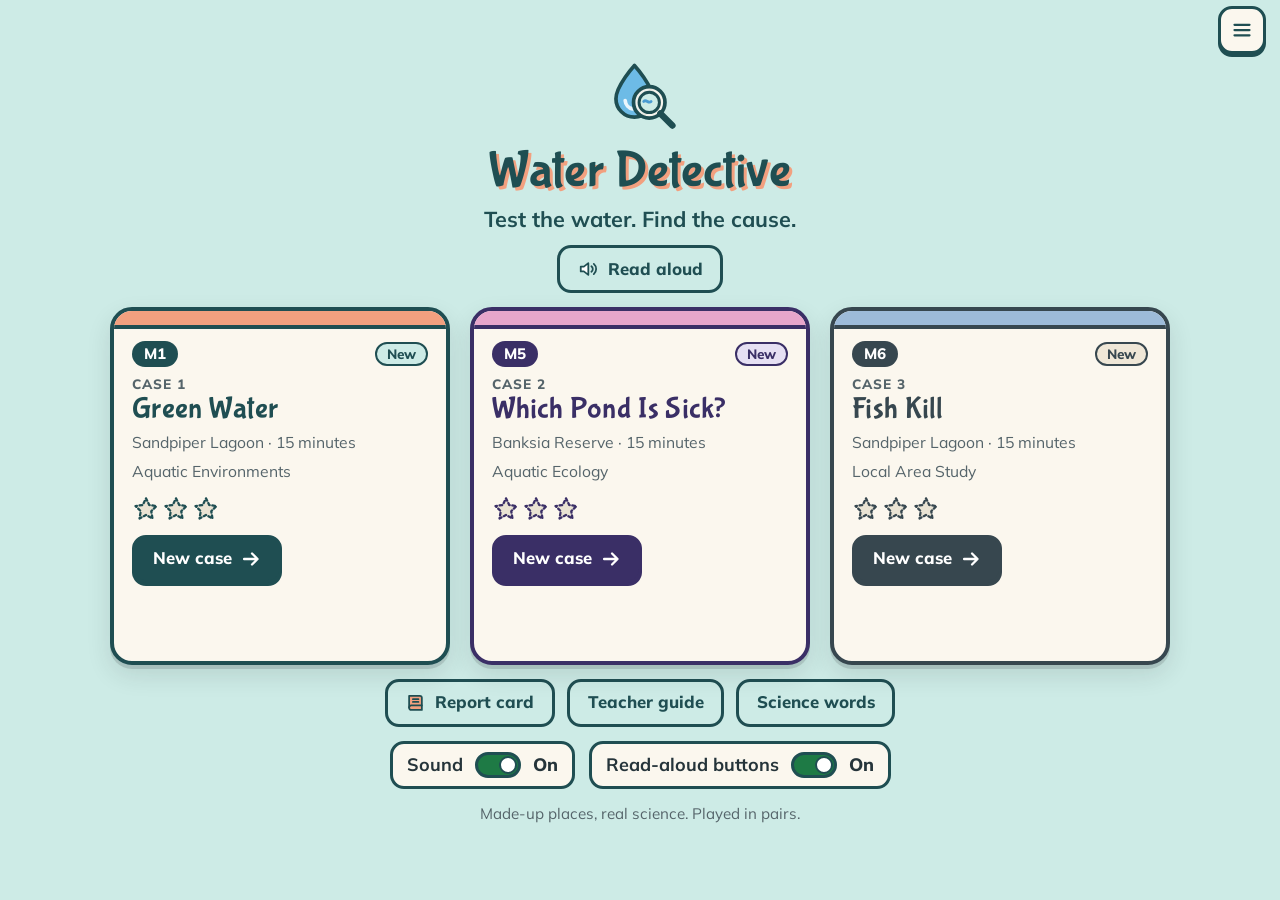
<file: index.html>
<!doctype html>
<html lang="en-AU">
<head>
<meta charset="utf-8">
<meta name="viewport" content="width=device-width, initial-scale=1">
<title>Water Detective</title>
<meta name="description" content="Test the water. Find the cause. A water-quality detective game for Aquatic Technology.">
<meta name="theme-color" content="#1F4E52">
<link rel="icon" href="data:image/svg+xml,%3Csvg xmlns='http://www.w3.org/2000/svg' viewBox='0 0 80 80'%3E%3Cpath d='M34 8C34 8 14 30 14 44a20 20 0 0 0 40 0C54 30 34 8 34 8Z' fill='%236DBBE6' stroke='%231F4E52' stroke-width='4'/%3E%3Ccircle cx='50' cy='48' r='15' fill='%23FBF7EE' stroke='%231F4E52' stroke-width='4'/%3E%3Cpath d='M62 60l13 13' stroke='%231F4E52' stroke-width='7' stroke-linecap='round'/%3E%3C/svg%3E">
<link rel="stylesheet" href="styles.css">
<link rel="stylesheet" href="src/ui/maps.css">
</head>
<body>
<a class="skip" href="#app">Skip to the game</a>
<div id="app"></div>
<div id="live" class="sr-only" aria-live="polite" aria-atomic="true"></div>
<noscript><p style="padding:2rem;font:20px sans-serif">Water Detective needs JavaScript. Please turn it on.</p></noscript>
<script type="module" src="src/main.js"></script>
</body>
</html>
</file>
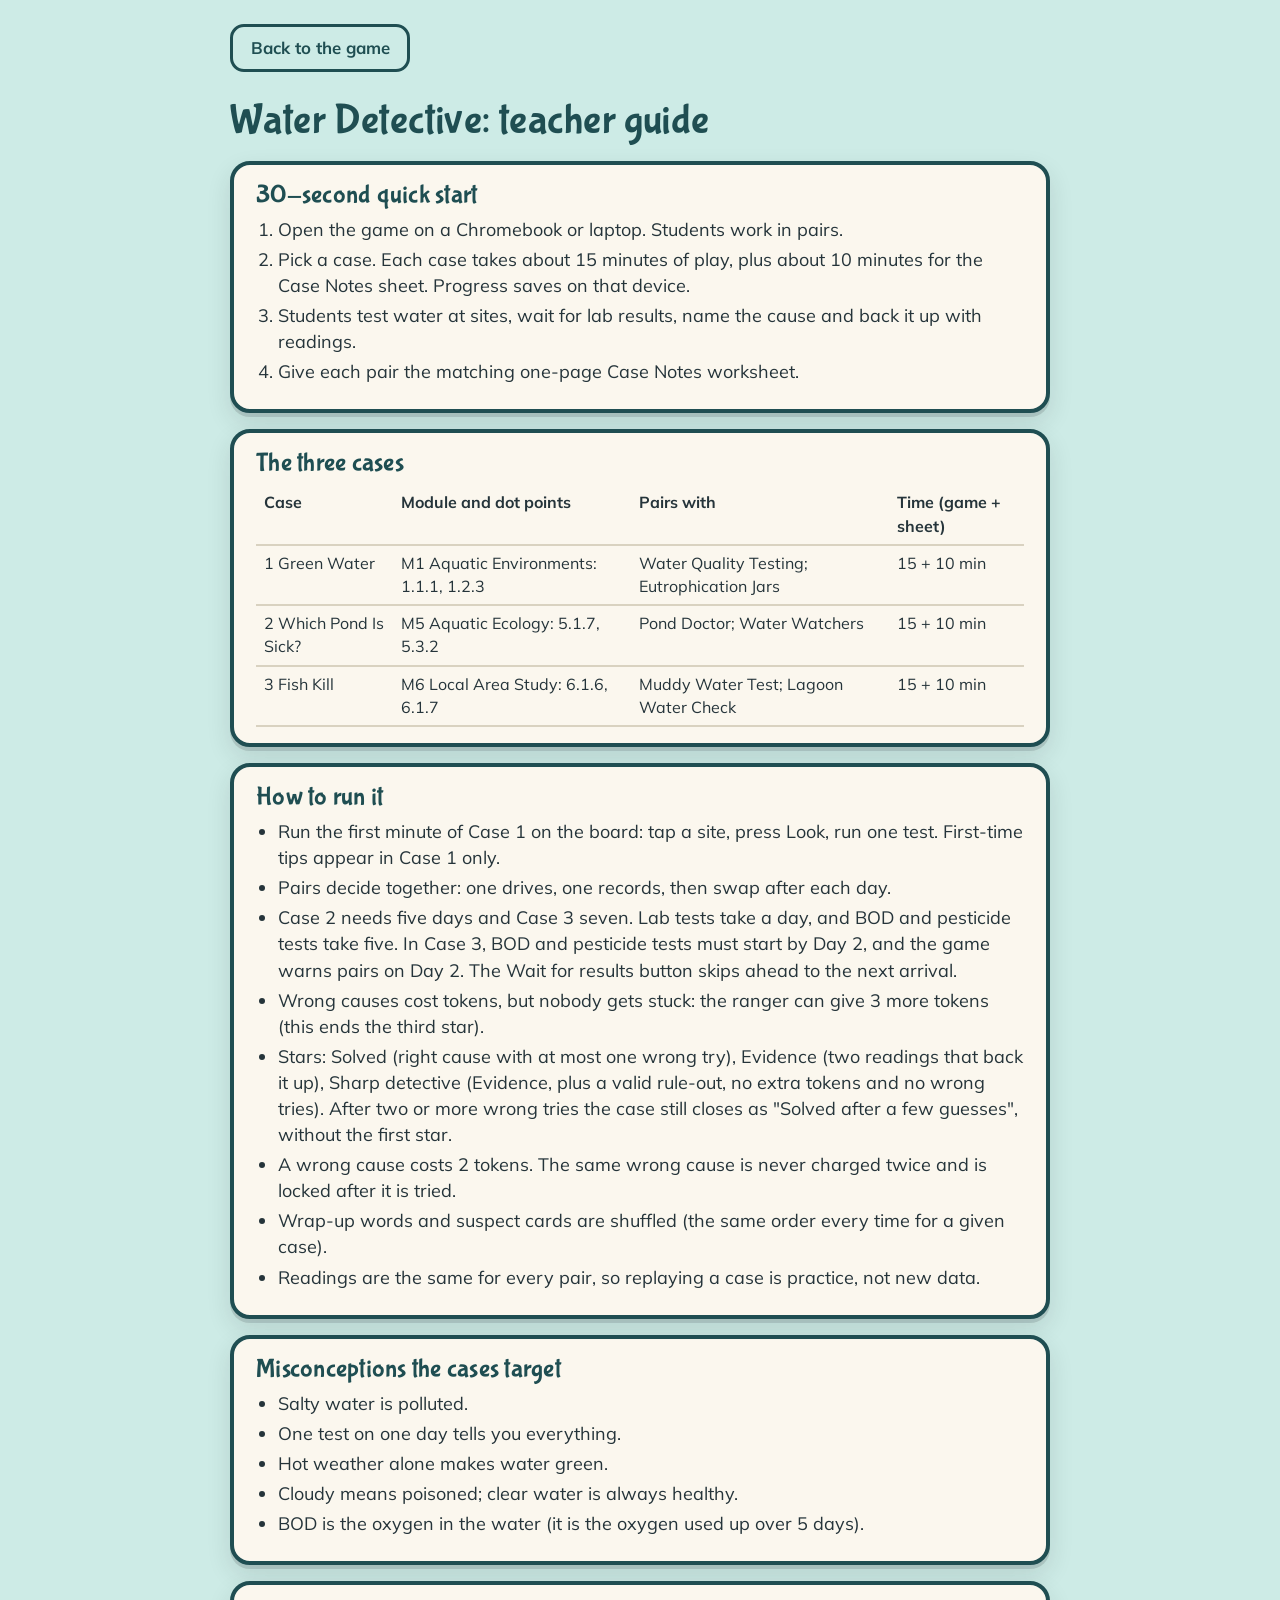
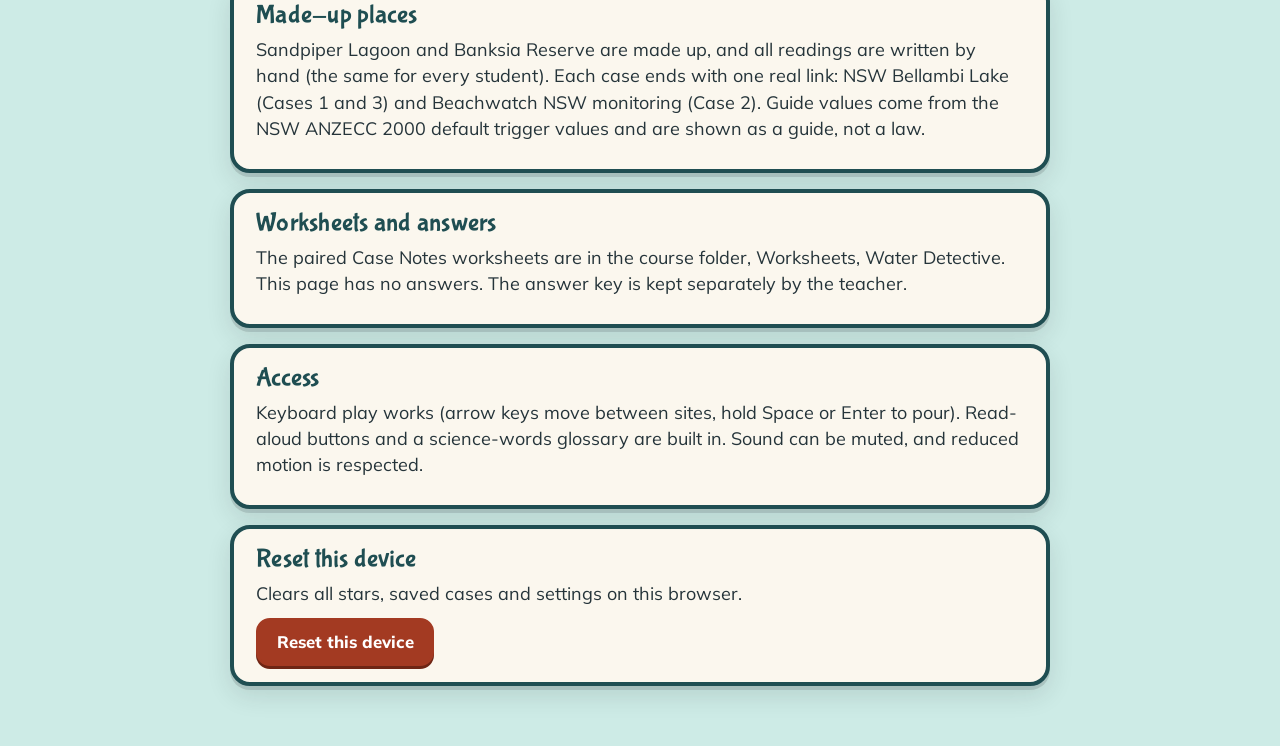
<file: teacher.html>
<!doctype html>
<html lang="en-AU">
<head>
<meta charset="utf-8">
<meta name="viewport" content="width=device-width, initial-scale=1">
<title>Water Detective: teacher guide</title>
<link rel="icon" href="data:image/svg+xml,%3Csvg xmlns='http://www.w3.org/2000/svg' viewBox='0 0 80 80'%3E%3Cpath d='M34 8C34 8 14 30 14 44a20 20 0 0 0 40 0C54 30 34 8 34 8Z' fill='%236DBBE6' stroke='%231F4E52' stroke-width='4'/%3E%3C/svg%3E">
<link rel="stylesheet" href="styles.css">
<style>
  .tg { max-width: 860px; margin: 0 auto; padding: 24px 20px 60px; display: flex; flex-direction: column; gap: 16px; }
  .tg section { background: var(--paper); border: 4px solid var(--ink); border-radius: 20px; padding: 16px 22px; box-shadow: var(--shadow); }
  .tg h2 { margin-bottom: 8px; } .tg ul, .tg ol { margin: 0 0 8px; padding-left: 22px; } .tg li { margin-bottom: 4px; }
  .tg table { width: 100%; border-collapse: collapse; font-size: 1rem; } .tg th, .tg td { text-align: left; padding: 6px 8px; border-bottom: 2px solid #D9D2C0; vertical-align: top; }
  .tg a { color: var(--ink); font-weight: 700; }
</style>
</head>
<body>
<div class="tg">
  <p><a class="btn ghost" href="index.html">Back to the game</a></p>
  <h1>Water Detective: teacher guide</h1>
  <section><h2>30-second quick start</h2>
    <ol><li>Open the game on a Chromebook or laptop. Students work in pairs.</li>
    <li>Pick a case. Each case takes about 15 minutes of play, plus about 10 minutes for the Case Notes sheet. Progress saves on that device.</li>
    <li>Students test water at sites, wait for lab results, name the cause and back it up with readings.</li>
    <li>Give each pair the matching one-page Case Notes worksheet.</li></ol></section>
  <section><h2>The three cases</h2>
    <table><thead><tr><th>Case</th><th>Module and dot points</th><th>Pairs with</th><th>Time (game + sheet)</th></tr></thead><tbody>
    <tr><td>1 Green Water</td><td>M1 Aquatic Environments: 1.1.1, 1.2.3</td><td>Water Quality Testing; Eutrophication Jars</td><td>15 + 10 min</td></tr>
    <tr><td>2 Which Pond Is Sick?</td><td>M5 Aquatic Ecology: 5.1.7, 5.3.2</td><td>Pond Doctor; Water Watchers</td><td>15 + 10 min</td></tr>
    <tr><td>3 Fish Kill</td><td>M6 Local Area Study: 6.1.6, 6.1.7</td><td>Muddy Water Test; Lagoon Water Check</td><td>15 + 10 min</td></tr></tbody></table></section>
  <section><h2>How to run it</h2>
    <ul><li>Run the first minute of Case 1 on the board: tap a site, press Look, run one test. First-time tips appear in Case 1 only.</li>
    <li>Pairs decide together: one drives, one records, then swap after each day.</li>
    <li>Case 2 needs five days and Case 3 seven. Lab tests take a day, and BOD and pesticide tests take five. In Case 3, BOD and pesticide tests must start by Day 2, and the game warns pairs on Day 2. The Wait for results button skips ahead to the next arrival.</li>
    <li>Wrong causes cost tokens, but nobody gets stuck: the ranger can give 3 more tokens (this ends the third star).</li>
    <li>Stars: Solved (right cause with at most one wrong try), Evidence (two readings that back it up), Sharp detective (Evidence, plus a valid rule-out, no extra tokens and no wrong tries). After two or more wrong tries the case still closes as "Solved after a few guesses", without the first star.</li>
    <li>A wrong cause costs 2 tokens. The same wrong cause is never charged twice and is locked after it is tried.</li>
    <li>Wrap-up words and suspect cards are shuffled (the same order every time for a given case).</li>
    <li>Readings are the same for every pair, so replaying a case is practice, not new data.</li></ul></section>
  <section><h2>Misconceptions the cases target</h2>
    <ul><li>Salty water is polluted.</li><li>One test on one day tells you everything.</li><li>Hot weather alone makes water green.</li>
    <li>Cloudy means poisoned; clear water is always healthy.</li><li>BOD is the oxygen in the water (it is the oxygen used up over 5 days).</li></ul></section>
  <section><h2>Made-up places</h2>
    <p>Sandpiper Lagoon and Banksia Reserve are made up, and all readings are written by hand (the same for every student). Each case ends with one real link: NSW Bellambi Lake (Cases 1 and 3) and Beachwatch NSW monitoring (Case 2). Guide values come from the NSW ANZECC 2000 default trigger values and are shown as a guide, not a law.</p></section>
  <section><h2>Worksheets and answers</h2>
    <p>The paired Case Notes worksheets are in the course folder, Worksheets, Water Detective. This page has no answers. The answer key is kept separately by the teacher.</p></section>
  <section><h2>Access</h2>
    <p>Keyboard play works (arrow keys move between sites, hold Space or Enter to pour). Read-aloud buttons and a science-words glossary are built in. Sound can be muted, and reduced motion is respected.</p></section>
  <section><h2>Reset this device</h2>
    <p>Clears all stars, saved cases and settings on this browser.</p>
    <button class="btn danger" id="reset" type="button">Reset this device</button> <span id="done" role="status"></span></section>
</div>
<script>
  document.getElementById('reset').onclick = function () {
    if (!confirm('Clear all Water Detective progress on this device?')) return;
    try { localStorage.removeItem('water-detective:v1'); document.getElementById('done').textContent = 'Done. This device is reset.'; } catch (e) { document.getElementById('done').textContent = 'Could not reset.'; }
  };
</script>
</body>
</html>
</file>
<file: styles.css>
/* Water Detective: friendly field-notebook style. Light theme only (projector + print). */
@font-face { font-family: 'Bubblegum Sans'; src: url('fonts/BubblegumSans-Regular.ttf') format('truetype'); font-display: swap; }
@font-face { font-family: 'Mulish'; src: url('fonts/mulish-400.ttf') format('truetype'); font-weight: 400; font-display: swap; }
@font-face { font-family: 'Mulish'; src: url('fonts/mulish-700.ttf') format('truetype'); font-weight: 700; font-display: swap; }
@font-face { font-family: 'Mulish'; src: url('fonts/mulish-800.ttf') format('truetype'); font-weight: 800; font-display: swap; }

:root {
  --paper: #FBF7EE; --paper2: #F3ECDC; --text: #25343A; --muted: #55646A;
  --ink: #1F4E52; --bg: #CDEBE6; --pop: #F2A07F; --pop2: #E8775A;
  --good: #1E7A45; --goodbg: #DDF1E3; --warn: #8A4B00; --warnbg: #FFEFC9; --bad: #A33A22; --badbg: #FCE3DB;
  --focus: #0B5FFF; --radius: 18px; --shadow: 0 4px 0 rgba(31,40,44,.14), 0 10px 24px rgba(31,40,44,.12);
  --head: 'Bubblegum Sans', 'Trebuchet MS', system-ui, sans-serif; --body: 'Mulish', system-ui, sans-serif;
  color-scheme: light;
}
* { box-sizing: border-box; }
html { -webkit-text-size-adjust: 100%; }
body { margin: 0; font-family: var(--body); font-size: 18px; line-height: 1.45; color: var(--text); background: var(--bg); min-height: 100vh; overflow-x: hidden; }
body.has-dialog { overflow: hidden; }
#app { min-height: 100vh; display: flex; flex-direction: column; background: var(--bg); transition: background .3s; }
h1[tabindex]:focus { outline: none; }
h1, h2, h3 { font-family: var(--head); font-weight: 400; color: var(--ink); margin: 0; line-height: 1.1; letter-spacing: .01em; }
h1 { font-size: 2.6rem; } h2 { font-size: 1.6rem; } h3 { font-size: 1.25rem; }
p { margin: 0 0 .6em; }
.lead { font-size: 1.15rem; max-width: 46ch; }
.sr-only { position: absolute; width: 1px; height: 1px; margin: -1px; padding: 0; overflow: hidden; clip: rect(0 0 0 0); white-space: nowrap; border: 0; }
.skip { position: absolute; left: -999px; top: 0; background: #fff; padding: .5rem 1rem; z-index: 999; }
.skip:focus { left: 8px; top: 8px; }
:focus-visible { outline: 4px solid var(--focus); outline-offset: 3px; border-radius: 8px; }
button { font: inherit; color: inherit; }
.ico { display: block; flex: none; overflow: visible; }
[hidden] { display: none !important; }

/* ─── buttons */
.btn { display: inline-flex; align-items: center; justify-content: center; gap: .5rem; min-height: 48px; padding: .55rem 1.1rem; border: 3px solid var(--ink); border-radius: 14px; background: var(--paper); color: var(--ink); font-weight: 800; font-size: 1.05rem; cursor: pointer; text-decoration: none; box-shadow: 0 3px 0 var(--ink); transition: transform .08s, box-shadow .08s, background .15s; }
.btn:hover { background: #fff; }
.btn:active { transform: translateY(3px); box-shadow: 0 0 0 var(--ink); }
.btn.primary { background: var(--ink); color: #fff; }
.btn.primary:hover { filter: brightness(1.12); background: var(--ink); }
.btn.secondary { background: var(--pop); color: #26191A; }
.btn.secondary:hover { background: var(--pop); filter: brightness(1.05); }
.btn.ghost { background: transparent; box-shadow: none; border-color: var(--ink); }
.btn.ghost:hover { background: rgba(255,255,255,.7); }
.btn.big { min-height: 58px; font-size: 1.25rem; padding: .7rem 1.6rem; border-radius: 16px; }
.btn.wide { width: 100%; justify-content: flex-start; }
.btn.danger { background: var(--bad); border-color: var(--bad); box-shadow: 0 3px 0 #6e2514; }
.btn.link { border: 0; background: none; box-shadow: none; text-decoration: underline; min-height: 44px; font-weight: 700; color: var(--ink); }
.btn.icon-btn { width: 48px; min-width: 48px; padding: 0; }
.btn.disabled, .btn[disabled] { opacity: .55; cursor: not-allowed; box-shadow: none; }
.btn.disabled:active { transform: none; }
.flip { transform: scaleX(-1); display: flex; }

/* ─── top bar */
.topbar { position: sticky; top: 0; z-index: 20; display: flex; align-items: center; gap: 12px; min-height: 64px; padding: 6px 14px; background: var(--paper); border-bottom: 4px solid var(--ink); }
.tb-spacer { flex: 1; }
.tb-title { display: flex; flex-direction: column; line-height: 1.05; min-width: 0; }
.tb-case { font-weight: 800; font-size: .8rem; text-transform: uppercase; letter-spacing: .08em; color: var(--muted); }
.tb-name { font-family: var(--head); font-size: 1.55rem; color: var(--ink); white-space: nowrap; overflow: hidden; text-overflow: ellipsis; }
.tb-day { display: flex; align-items: center; gap: 8px; padding: 4px 14px 4px 10px; border: 3px solid var(--ink); border-radius: 999px; background: #fff; font-size: 1.05rem; white-space: nowrap; }
.tb-tokens { display: flex; align-items: center; gap: 10px; padding: 4px 12px; border: 3px solid var(--ink); border-radius: 999px; background: #fff; }
.tok-n { font-size: 1.15rem; min-width: 1ch; }
.drops { display: flex; gap: 2px; align-items: center; }
.drop { display: flex; transition: transform .2s, opacity .2s; }
.drop.empty { opacity: .28; filter: grayscale(1); }
.drop.spent { animation: pop-out .6s ease-out; }
.drop.gain { animation: pop-in .5s ease-out; }
.tb-btn { min-height: 46px; padding: .35rem .8rem; box-shadow: 0 3px 0 var(--ink); }
.title-bar { background: transparent; border-bottom: 0; position: static; min-height: 0; padding-bottom: 0; }

/* ─── title */
.title { max-width: 1100px; width: 100%; margin: 0 auto; padding: 0 20px 28px; display: flex; flex-direction: column; align-items: center; gap: 14px; }
.hero { text-align: center; display: flex; flex-direction: column; align-items: center; gap: 4px; padding-top: 4px; }
.hero h1 { font-size: 3.2rem; color: var(--ink); text-shadow: 3px 3px 0 var(--pop); }
.tagline { font-size: 1.35rem; font-weight: 700; color: var(--ink); margin: 0 0 6px; }
.logo { display: block; }
.cards { display: grid; grid-template-columns: repeat(3, 1fr); gap: 20px; width: 100%; }
.case-card { background: var(--paper); border: 4px solid var(--ink); border-radius: 22px; padding: 16px 18px 18px; box-shadow: var(--shadow); display: flex; flex-direction: column; gap: 6px; position: relative; overflow: hidden; }
.case-card::before { content: ''; position: absolute; inset: 0 0 auto 0; height: 14px; background: var(--pop); border-bottom: 4px solid var(--ink); }
.cc-top { display: flex; justify-content: space-between; align-items: center; margin-top: 14px; }
.cc-mod { background: var(--ink); color: #fff; font-weight: 800; border-radius: 999px; padding: 2px 12px; font-size: .95rem; }
.cc-badge { font-weight: 800; font-size: .85rem; color: var(--ink); background: var(--bg); border: 2px solid var(--ink); border-radius: 999px; padding: 0 10px; }
.case-card h2 { font-size: 1.9rem; margin-top: 4px; }
.cc-num { display: block; font-family: var(--body); font-weight: 800; font-size: .85rem; letter-spacing: .08em; text-transform: uppercase; color: var(--muted); }
.cc-place, .cc-dots { margin: 0; color: var(--muted); font-size: .98rem; }
.cc-stars { display: flex; gap: 2px; margin: 6px 0; color: var(--ink); }
.cc-actions { display: flex; flex-direction: column; align-items: flex-start; gap: 2px; margin-top: auto; }
.title-links { display: flex; flex-wrap: wrap; justify-content: center; gap: 12px; }
.title-toggles { display: flex; flex-wrap: wrap; justify-content: center; gap: 14px; }
.fine { color: var(--muted); font-size: .95rem; margin: 0; }
.toggle { display: inline-flex; align-items: center; gap: 12px; min-height: 48px; padding: 6px 14px; background: var(--paper); border: 3px solid var(--ink); border-radius: 14px; cursor: pointer; font-weight: 700; }
.tg-pill { width: 46px; height: 26px; border-radius: 999px; background: #C9CFD2; border: 3px solid var(--ink); position: relative; transition: background .15s; }
.tg-knob { position: absolute; top: 1px; left: 1px; width: 18px; height: 18px; border-radius: 50%; background: #fff; border: 2px solid var(--ink); transition: transform .15s; }
.toggle[aria-checked="true"] .tg-pill { background: var(--good); }
.toggle[aria-checked="true"] .tg-knob { transform: translateX(20px); }
.tg-state { min-width: 2.2ch; font-weight: 800; }
.menu { display: flex; flex-direction: column; gap: 12px; }
.menu .toggle { width: 100%; justify-content: space-between; }

/* ─── call + kit + wrap-up + results */
.call, .kit, .wrap, .results, .report { width: 100%; max-width: 900px; margin: 0 auto; padding: 22px 20px 48px; display: flex; flex-direction: column; gap: 14px; }
.kicker { margin: 0; font-weight: 800; text-transform: uppercase; letter-spacing: .08em; color: var(--muted); font-size: .9rem; }
.call h1 { font-size: 3rem; }
.call-row { display: flex; align-items: flex-end; gap: 18px; margin: 4px 0; }
.ranger { flex: none; background: #fff; border: 4px solid var(--ink); border-radius: 50%; padding: 6px; display: block; }
.bubble { position: relative; background: var(--paper); border: 4px solid var(--ink); border-radius: 24px; padding: 16px 22px; font-size: 1.3rem; box-shadow: var(--shadow); }
.bubble::before { content: ''; position: absolute; left: -16px; bottom: 34px; width: 24px; height: 24px; background: var(--paper); border-left: 4px solid var(--ink); border-bottom: 4px solid var(--ink); transform: rotate(45deg); }
.bubble .from { font-weight: 800; color: var(--ink); margin-bottom: 4px; }
.bubble .say { font-size: 1.3rem; line-height: 1.4; }
.chips { display: flex; flex-wrap: wrap; gap: 10px; }
.chip-info { display: inline-flex; align-items: center; gap: 8px; padding: 6px 14px 6px 10px; background: var(--paper); border: 3px solid var(--ink); border-radius: 999px; font-weight: 700; }
.call-actions { display: flex; flex-wrap: wrap; gap: 12px; align-items: center; margin-top: 8px; }
.kit h1, .wrap h1, .results h1 { font-size: 2.6rem; }
.kit-prog { font-weight: 800; color: var(--ink); margin: 0; }
.kit-grid { display: grid; grid-template-columns: repeat(3, 1fr); gap: 14px; }
.kit-item { position: relative; display: flex; flex-direction: column; align-items: center; justify-content: center; gap: 8px; min-height: 150px; padding: 14px 10px; background: var(--paper); border: 4px solid var(--ink); border-radius: 20px; cursor: pointer; box-shadow: 0 4px 0 var(--ink); font-weight: 800; text-align: center; color: var(--ink); }
.kit-item:hover:not(:disabled) { background: #fff; }
.kit-item.packed { background: var(--goodbg); border-color: var(--good); box-shadow: 0 4px 0 var(--good); color: #123d24; }
.kit-item:disabled { opacity: .5; cursor: default; }
.k-ok { position: absolute; top: 8px; right: 8px; width: 32px; height: 32px; border-radius: 50%; background: var(--good); color: #fff; display: none; align-items: center; justify-content: center; }
.kit-item.packed .k-ok { display: flex; }
.kit-msg { min-height: 3.2em; margin: 0; padding: 10px 16px; border-radius: 14px; background: var(--paper); border: 3px dashed var(--ink); font-weight: 700; }
.kit-msg.good { background: var(--goodbg); border-style: solid; border-color: var(--good); }
.kit-msg.bad { background: var(--badbg); border-style: solid; border-color: var(--bad); }
.kit.quick { align-items: flex-start; }
.shake, .wobble { animation: wobble .45s; }

.paper { background: var(--paper); border: 4px solid var(--ink); border-radius: 20px; padding: 18px 22px; box-shadow: var(--shadow); }
.frame { font-size: 1.5rem; line-height: 2.3; margin: 0; }
.blank { font: inherit; font-weight: 800; color: var(--ink); background: #fff; border: 3px dashed var(--ink); border-radius: 12px; padding: 0 14px; min-width: 6.5ch; min-height: 48px; cursor: pointer; vertical-align: baseline; margin: 0 2px; }
.blank.active { border-style: solid; background: var(--bg); box-shadow: 0 0 0 4px var(--pop); }
.blank.filled { background: var(--goodbg); border: 3px solid var(--good); color: #123d24; cursor: default; }
.chip-tray { display: flex; flex-wrap: wrap; gap: 12px; align-items: center; min-height: 64px; }
.tray-label { font-weight: 800; color: var(--muted); width: 100%; }
.wchip { font-weight: 800; font-size: 1.3rem; padding: 10px 22px; min-height: 52px; background: var(--pop); color: #26191A; border: 3px solid var(--ink); border-radius: 999px; cursor: pointer; box-shadow: 0 3px 0 var(--ink); }
.wchip:hover { filter: brightness(1.06); }
.chip-hint { min-height: 1.6em; color: var(--bad); font-weight: 700; margin: 0; }

.stars { list-style: none; margin: 0; padding: 0; display: grid; grid-template-columns: repeat(3, 1fr); gap: 14px; }
.star-slot { display: flex; flex-direction: column; align-items: center; text-align: center; gap: 4px; padding: 14px 10px; background: var(--paper); border: 4px solid var(--ink); border-radius: 20px; opacity: .3; transform: scale(.85); }
.star-slot.missed { color: var(--muted); }
.star-slot.stamped { opacity: 1; animation: stamp .5s cubic-bezier(.2, 1.6, .4, 1) both; }
.star-slot strong { font-family: var(--head); font-weight: 400; font-size: 1.4rem; color: var(--ink); }
.star-why { font-size: .98rem; }
.story h2, .real h2 { margin-bottom: 6px; }
.story p { font-size: 1.3rem; margin: 0; }
.res-actions { display: flex; flex-wrap: wrap; gap: 12px; align-items: center; }
.nb-flags summary { cursor: pointer; font-weight: 800; padding: 10px 0; color: var(--ink); }

/* ─── glossary */
.gloss { font: inherit; color: var(--ink); background: linear-gradient(transparent 62%, color-mix(in srgb, var(--pop) 60%, transparent) 62%); border: 0; border-bottom: 2px dotted var(--ink); padding: 0 1px; margin: 0; cursor: help; font-weight: 700; }
.gloss:hover { background: var(--pop); }
.gl-list { display: grid; gap: 10px; margin-top: 12px; }
.gl-row { padding: 10px 14px; background: #fff; border: 3px solid var(--ink); border-radius: 14px; }
.gl-row h3 { margin-bottom: 2px; }
.gl-row p { margin: 0; }

/* ─── dialogs */
.dlg { position: fixed; inset: 0; z-index: 100; background: rgba(28, 38, 42, .58); display: flex; align-items: center; justify-content: center; padding: 14px; animation: fade .15s; }
.dlg-panel { width: min(560px, 100%); max-height: calc(100vh - 28px); overflow: auto; background: var(--paper); border: 4px solid var(--ink); border-radius: 22px; box-shadow: 0 12px 40px rgba(0,0,0,.35); display: flex; flex-direction: column; }
.dlg.wide .dlg-panel { width: min(880px, 100%); }
.dlg.small .dlg-panel { width: min(440px, 100%); }
.dlg-head { display: flex; align-items: center; justify-content: space-between; gap: 10px; padding: 14px 14px 4px 22px; }
.dlg-head h2 { font-size: 1.9rem; }
.dlg-body { padding: 8px 22px 16px; display: flex; flex-direction: column; gap: 12px; }
.dlg-actions { display: flex; gap: 12px; justify-content: flex-end; padding: 0 22px 18px; flex-wrap: wrap; }
.table-wrap { overflow-x: auto; }
.guide-table { width: 100%; border-collapse: separate; border-spacing: 0; background: #fff; border: 3px solid var(--ink); border-radius: 14px; overflow: hidden; font-size: 1.02rem; }
.guide-table th, .guide-table td { text-align: left; padding: 9px 12px; border-bottom: 2px solid #D9D2C0; vertical-align: top; }
.guide-table thead th { background: var(--bg); font-family: var(--head); font-weight: 400; font-size: 1.15rem; color: var(--ink); }
.guide-table tbody th { font-weight: 800; }
.guide-table tr:last-child th, .guide-table tr:last-child td { border-bottom: 0; }
.note, .src { color: var(--muted); font-size: .98rem; margin: 0; }
.tips { list-style: none; padding: 0; margin: 0; display: flex; flex-direction: column; gap: 10px; }
.tips li { display: flex; gap: 12px; align-items: flex-start; background: #fff; border: 3px solid var(--ink); border-radius: 14px; padding: 10px 14px; }
.tips li.none { color: var(--muted); border-style: dashed; }
.tip-n { flex: none; width: 30px; height: 30px; border-radius: 50%; background: var(--pop); border: 3px solid var(--ink); font-weight: 800; display: flex; align-items: center; justify-content: center; }
.graph-pick { display: flex; flex-wrap: wrap; gap: 14px; }
.graph-pick label { display: flex; align-items: center; gap: 8px; font-weight: 800; }
select { font: inherit; font-weight: 700; padding: 8px 12px; border: 3px solid var(--ink); border-radius: 12px; background: #fff; min-height: 46px; max-width: 100%; }
.graph-svg { width: 100%; height: auto; background: var(--paper); }
.graph-svg text { font-family: var(--body); fill: var(--text); }
.g-tick { font-size: 14px; } .g-axis { font-size: 15px; font-weight: 800; } .g-val { font-size: 15px; font-weight: 800; } .g-guide { font-size: 14px; font-weight: 800; fill: #A83B17 !important; }

/* ─── bench (instruments) */
.bench-dlg .dlg-panel { width: min(640px, 100%); }
.bench-dlg.wide .dlg-panel { width: min(720px, 100%); }
.bench { display: flex; flex-direction: column; gap: 8px; align-items: stretch; }
.bench-top { display: flex; justify-content: space-between; font-weight: 800; color: var(--muted); }
.bench-site { display: inline-flex; gap: 6px; align-items: center; }
.bench-stage { background: linear-gradient(#EAF6FA, #F7F1E1 70%); border: 3px solid var(--ink); border-radius: 18px; padding: 6px; display: flex; justify-content: center; }
.bench-svg { width: 100%; max-height: 40vh; height: auto; }
.bench-svg.short { max-height: 26vh; }
.bench-svg.tall { max-height: 44vh; width: auto; }
.bench-cap { margin: 0; min-height: 2.9em; font-weight: 700; font-size: 1.1rem; text-align: center; }
.bench-hint { margin: 0; text-align: center; font-size: .9rem; color: var(--muted); }
.bench-readout { align-self: center; display: flex; align-items: baseline; gap: 10px; background: #CFE5D3; border: 3px solid #1F3B2D; border-radius: 14px; padding: 4px 22px; color: #1F3B2D; }
.bench-readout strong { font-size: 2.2rem; font-variant-numeric: tabular-nums; min-width: 2ch; text-align: right; }
.bench-readout.lab { background: #FFF0C9; border-color: var(--ink); color: var(--ink); }
.rd-label, .rd-unit { font-weight: 800; }
.lcd-ghost { font-family: var(--body); font-weight: 800; fill: #1F3B2D; opacity: .06; font-variant-numeric: tabular-nums; }
.lcd-live { font-family: var(--body); font-weight: 800; fill: #1F3B2D; font-variant-numeric: tabular-nums; }
.lcd-unit { font-family: var(--body); font-weight: 800; fill: #3b5a49; }
.ref-num { font-family: var(--body); font-weight: 800; font-size: 15px; fill: #1F3B2D; }
.ref-unit { font-family: var(--head); font-size: 22px; fill: #1F3B2D; }
.lab-label { font-family: var(--head); font-size: 15px; fill: #1F3B2D; }
.b-ripple { animation: none; }
.strip-ui { display: flex; flex-direction: column; gap: 10px; align-items: center; }
.strip-mine { display: flex; align-items: center; gap: 12px; font-weight: 800; }
.sm-chip { width: 90px; height: 34px; border-radius: 8px; border: 3px solid #1F3B2D; background: #eee; display: block; }
.chart { display: grid; grid-template-columns: repeat(6, 1fr); gap: 8px; width: 100%; }
.swatch { display: flex; flex-direction: column; align-items: stretch; gap: 4px; padding: 6px; background: #fff; border: 3px solid var(--ink); border-radius: 12px; cursor: pointer; min-height: 72px; font-weight: 800; }
.sw-chip { height: 34px; border-radius: 6px; background: var(--sw); border: 2px solid rgba(0,0,0,.35); }
.sw-num { text-align: center; }
.swatch.right { background: var(--goodbg); border-color: var(--good); }
.swatch.hint { animation: glow 1s ease-in-out infinite; }
.pour-ui { display: flex; flex-wrap: wrap; gap: 12px; align-items: center; justify-content: center; }
.pour { min-width: 220px; min-height: 64px; font-size: 1.3rem; touch-action: none; user-select: none; -webkit-user-select: none; }
.fly-chip { position: fixed; z-index: 300; pointer-events: none; padding: 6px 16px; background: var(--pop); border: 3px solid var(--ink); border-radius: 999px; font-weight: 800; color: #26191A; white-space: nowrap; transform: translate(-50%, -50%); }

/* ─── investigate */
.inv-main { display: grid; grid-template-columns: 62% 38%; height: calc(100vh - 64px); min-height: 0; }
.map-col { display: flex; flex-direction: column; gap: 8px; padding: 10px 8px 10px 14px; min-width: 0; min-height: 0; position: relative; }
.map-wrap { position: relative; flex: 0 0 auto; display: flex; justify-content: center; align-items: flex-start; }
.mapbox { position: relative; width: 100%; max-width: calc((100vh - 64px - 235px) * 1.5625); aspect-ratio: 1000 / 640; border: 4px solid var(--ink); border-radius: 22px; overflow: hidden; background: #BFE3F2; box-shadow: var(--shadow); }
.map-svg { position: absolute; inset: 0; width: 100%; height: 100%; display: block; }
.map-tint { position: absolute; inset: 0; pointer-events: none; transition: background .8s; mix-blend-mode: multiply; }
.pins { position: absolute; inset: 0; }
.pin { position: absolute; transform: translate(-50%, -50%); width: 56px; height: 56px; padding: 0; background: none; border: 0; cursor: pointer; display: block; }
.pin-badge { position: absolute; inset: 0; margin: auto; width: 50px; height: 50px; border-radius: 50%; background: var(--paper); border: 4px solid var(--ink); color: var(--ink); font-family: var(--head); font-size: 1.7rem; display: flex; align-items: center; justify-content: center; box-shadow: 0 4px 0 rgba(31,40,44,.35); transition: transform .12s, background .15s; }
.pin:hover .pin-badge { transform: scale(1.1); background: #fff; }
.pin-name { position: absolute; top: calc(100% - 2px); left: 50%; transform: translateX(-50%); white-space: nowrap; background: var(--paper); border: 3px solid var(--ink); border-radius: 999px; padding: 0 12px; font-weight: 800; font-size: .95rem; line-height: 1.5; color: var(--ink); box-shadow: 0 2px 0 rgba(31,40,44,.3); }
.pin-here { position: absolute; bottom: calc(100% + 2px); left: 50%; transform: translateX(-50%); white-space: nowrap; background: var(--pop2); color: #fff; border: 3px solid var(--ink); border-radius: 999px; padding: 0 10px; font-weight: 800; font-size: .85rem; display: none; }
.pin-tick { position: absolute; right: -8px; top: -8px; width: 24px; height: 24px; border-radius: 50%; background: var(--good); color: #fff; border: 3px solid #fff; display: none; align-items: center; justify-content: center; }
.pin.tested .pin-tick { display: flex; }
.pin.sel .pin-badge { background: var(--pop); transform: scale(1.12); box-shadow: 0 0 0 5px #fff, 0 0 0 9px var(--ink); }
.pin.sel .pin-here { display: block; }
.pin.sel .pin-name { background: var(--ink); color: #fff; }
.pin-pulse { position: absolute; inset: 0; border-radius: 50%; }
.pin.flash .pin-pulse { animation: ping .6s ease-out; }
.pin:focus-visible { outline: none; }
.pin:focus-visible .pin-badge { box-shadow: 0 0 0 4px #fff, 0 0 0 8px var(--focus); }
.map-wipe { position: absolute; inset: 0; pointer-events: none; display: flex; align-items: center; justify-content: center; background: linear-gradient(90deg, transparent, rgba(31,78,82,.88) 30%, rgba(31,78,82,.88) 70%, transparent); opacity: 0; transform: translateX(-100%); }
.map-wipe.go { animation: wipe .9s ease-in-out; }
.map-wipe.hold { opacity: 1; transform: none; }
.wipe-day { font-family: var(--head); font-size: 4rem; color: #fff; text-shadow: 3px 3px 0 var(--pop2); }

.cstep { flex: none; background: var(--ink); color: #fff; border-radius: 999px; padding: 0 10px; font-weight: 800; font-size: .9rem; }
.coach-target { animation: coach-pulse 1.3s ease-in-out infinite; border-radius: 14px; }
.pin.coach-target { animation: none; }
.pin.coach-target .pin-badge { animation: coach-badge 1.3s ease-in-out infinite; }
.tray { background: var(--paper); border: 4px solid var(--ink); border-radius: 18px; padding: 8px 12px; display: flex; flex-direction: column; gap: 6px; width: 100%; }
.tray-row { display: flex; align-items: center; justify-content: space-between; gap: 12px; }
.tray-wx { display: flex; align-items: center; gap: 10px; font-weight: 700; min-width: 0; }
.wx-text { font-size: 1.02rem; line-height: 1.2; }
.tray-wait { display: flex; align-items: center; gap: 10px; flex-wrap: wrap; min-height: 40px; border-top: 3px dashed rgba(31,78,82,.35); padding-top: 6px; }
.tray-title { display: inline-flex; align-items: center; gap: 6px; font-weight: 800; color: var(--ink); font-size: .98rem; }
.wait-list { display: flex; gap: 8px; flex-wrap: wrap; }
.wait-chip { display: inline-flex; align-items: center; gap: 6px; background: #FFF0C9; border: 3px solid var(--ink); border-radius: 999px; padding: 0 12px 0 8px; font-weight: 700; font-size: .95rem; line-height: 1.9; }
.wait-chip b { background: var(--ink); color: #fff; border-radius: 999px; padding: 0 8px; line-height: 1.5; font-size: .85rem; }
.wait-chip small { color: var(--muted); font-size: .85rem; }
.wait-none { color: var(--muted); font-size: .98rem; }
#next-day { min-height: 50px; white-space: nowrap; }

.panel { display: flex; flex-direction: column; min-height: 0; padding: 10px 14px 10px 6px; }
.tabs { display: flex; gap: 6px; padding: 0 12px; position: relative; z-index: 2; }
.tab { position: relative; display: flex; align-items: center; gap: 8px; padding: 8px 20px; min-height: 48px; background: var(--paper2); border: 4px solid var(--ink); border-bottom: 0; border-radius: 16px 16px 0 0; font-weight: 800; font-size: 1.1rem; cursor: pointer; color: var(--ink); opacity: .85; }
.tab.on { background: var(--paper); opacity: 1; }
.badge { min-width: 24px; height: 24px; border-radius: 999px; background: var(--pop2); color: #fff; border: 2px solid var(--ink); font-size: .85rem; display: inline-flex; align-items: center; justify-content: center; padding: 0 6px; }
.tab.bump { animation: bump .5s; }
.panes { flex: 1; min-height: 0; background: var(--paper); border: 4px solid var(--ink); border-radius: 18px; margin-top: -4px; position: relative; display: flex; }
.pane { flex: 1; overflow-y: auto; padding: 12px; display: flex; flex-direction: column; gap: 10px; min-width: 0; }
.panel-foot { padding-top: 10px; display: flex; justify-content: flex-end; }
.site-card { display: flex; gap: 12px; align-items: center; padding: 8px 12px; background: #fff; border: 3px solid var(--ink); border-radius: 14px; }
.site-card p { margin: 0; color: var(--muted); font-size: 1rem; line-height: 1.3; }
.site-card.empty { border-style: dashed; background: transparent; }
.sc-letter { flex: none; width: 44px; height: 44px; border-radius: 50%; background: var(--pop); border: 4px solid var(--ink); font-family: var(--head); font-size: 1.6rem; display: flex; align-items: center; justify-content: center; color: var(--ink); }
.btn.look { width: 100%; justify-content: flex-start; background: #fff; min-height: 54px; }
.btn.look .free { margin-left: auto; background: var(--good); color: #fff; border-radius: 999px; padding: 0 10px; font-size: .85rem; }
.look-text { margin: 0; padding: 8px 12px; background: #FFF6D6; border: 3px solid var(--ink); border-radius: 14px; font-size: 1.02rem; }
.look-day { display: inline-block; margin-right: 8px; font-weight: 800; font-size: .8rem; background: var(--ink); color: #fff; border-radius: 999px; padding: 0 8px; }
.tool-grid { display: grid; grid-template-columns: repeat(2, minmax(0, 1fr)); gap: 8px; }
.tool { display: grid; grid-template-columns: 38px 1fr; grid-template-rows: auto auto; column-gap: 8px; align-items: center; text-align: left; padding: 8px 10px; min-height: 76px; background: #fff; border: 3px solid var(--ink); border-radius: 14px; cursor: pointer; box-shadow: 0 3px 0 var(--ink); color: var(--ink); }
.tool:hover:not(.disabled) { background: var(--bg); }
.tool:active:not(.disabled) { transform: translateY(3px); box-shadow: none; }
.t-ico { grid-row: 1 / span 2; }
.t-name { font-weight: 800; line-height: 1.15; font-size: 1rem; }
.t-cost { display: flex; align-items: center; gap: 2px; font-size: .85rem; color: var(--muted); font-weight: 700; }
.t-lab { margin-left: 6px; background: #FFF0C9; border: 2px solid var(--ink); border-radius: 999px; padding: 0 6px; color: var(--ink); }
.t-why { grid-column: 2; font-size: .82rem; color: var(--bad); font-weight: 700; line-height: 1.15; }
.tool.disabled { opacity: .7; background: #EFEBE0; box-shadow: none; cursor: not-allowed; }
.topup { display: flex; flex-wrap: wrap; gap: 6px 12px; align-items: center; padding: 8px 12px; background: var(--warnbg); border: 3px solid var(--ink); border-radius: 14px; }
.topup p { margin: 0; font-weight: 800; }
.topup small { width: 100%; color: var(--warn); }
.tool-help { font-size: .98rem; color: var(--text); }
.tool-help summary { cursor: pointer; font-weight: 800; color: var(--ink); min-height: 44px; display: flex; align-items: center; }
.tool-help ul { margin: 0; padding-left: 20px; }
.tool-help li { margin-bottom: 4px; }
.nb { display: flex; flex-direction: column; gap: 12px; }
.nb-tools { display: flex; justify-content: flex-end; }
.nb-empty { color: var(--muted); margin: 8px 4px; }
.nb-group { display: flex; flex-direction: column; gap: 6px; }
.nb-group h3 { display: flex; align-items: center; gap: 8px; font-size: 1.2rem; }
.nb-letter { width: 30px; height: 30px; border-radius: 50%; background: var(--pop); border: 3px solid var(--ink); display: inline-flex; align-items: center; justify-content: center; font-size: 1.1rem; }
.nb-row { display: grid; grid-template-columns: 30px 1fr auto; gap: 10px; align-items: center; text-align: left; padding: 8px 12px; background: #fff; border: 3px solid var(--ink); border-radius: 12px; width: 100%; position: relative; }
.nb-row.fresh { box-shadow: 0 0 0 3px var(--pop); }
.nb-body { display: flex; flex-direction: column; min-width: 0; }
.nb-label { font-weight: 800; font-size: .95rem; color: var(--muted); }
.nb-val { font-size: 1.35rem; font-weight: 800; color: var(--ink); font-variant-numeric: tabular-nums; }
.nb-look { font-size: .98rem; line-height: 1.3; }
.nb-sub { font-size: .88rem; color: var(--muted); line-height: 1.25; }
.nb-meta { display: flex; flex-direction: column; align-items: flex-end; gap: 3px; }
.nb-day { background: var(--ink); color: #fff; border-radius: 999px; padding: 0 9px; font-size: .82rem; font-weight: 800; white-space: nowrap; }
.nb-new { background: var(--pop2); color: #fff; border-radius: 999px; padding: 0 8px; font-size: .78rem; font-weight: 800; }
.nb-flag { border-radius: 8px; padding: 0 8px; font-size: .78rem; font-weight: 800; text-align: right; }
.nb-flag.ok { background: var(--goodbg); color: var(--good); } .nb-flag.high, .nb-flag.low { background: var(--badbg); color: var(--bad); }
.nb.selectable .nb-row { cursor: pointer; grid-template-columns: 30px 1fr auto 30px; }
.nb.selectable .nb-row:hover { background: var(--bg); }
.nb.selectable .nb-row.on { background: var(--goodbg); border-color: var(--good); }
.nb-check { width: 30px; height: 30px; border-radius: 8px; border: 3px solid var(--ink); background: #fff; display: flex; align-items: center; justify-content: center; color: transparent; }
.nb-row.on .nb-check { background: var(--good); color: #fff; border-color: var(--good); }

/* ─── board */
.board { width: 100%; max-width: 1180px; margin: 0 auto; padding: 16px 20px 110px; display: flex; flex-direction: column; gap: 14px; }
.board-intro { display: flex; flex-wrap: wrap; gap: 12px; align-items: center; justify-content: space-between; }
.board-intro .lead { margin: 0; font-size: 1.3rem; }
.board-cols { display: grid; grid-template-columns: minmax(0, 1.1fr) minmax(0, 1fr); grid-template-areas: 'l r' 'low r'; gap: 18px; align-items: start; }
.col.left { grid-area: l; } .col.right { grid-area: r; } .col.low { grid-area: low; }
.board-cols.locked { opacity: .55; pointer-events: none; }
.col { display: flex; flex-direction: column; gap: 18px; min-width: 0; }
.step { background: var(--paper); border: 4px solid var(--ink); border-radius: 20px; padding: 14px 16px 16px; box-shadow: var(--shadow); display: flex; flex-direction: column; gap: 10px; }
.step h2 { display: flex; align-items: center; gap: 10px; font-size: 1.5rem; }
.step-n { flex: none; width: 36px; height: 36px; border-radius: 50%; background: var(--ink); color: #fff; font-family: var(--head); font-size: 1.35rem; display: inline-flex; align-items: center; justify-content: center; }
.step-help { margin: 0; color: var(--muted); }
.ev-count { margin-left: auto; font-family: var(--body); font-weight: 800; font-size: 1rem; background: var(--bg); border: 3px solid var(--ink); border-radius: 999px; padding: 0 12px; }
.ev-box { padding: 2px; }
.suspects { display: grid; grid-template-columns: 1fr 1fr; gap: 10px; }
.suspect { position: relative; display: flex; flex-direction: column; gap: 4px; padding: 10px 12px; background: #fff; border: 3px solid var(--ink); border-radius: 16px; cursor: pointer; }
.suspect:hover { background: var(--bg); }
.suspect.on { background: var(--goodbg); border-color: var(--good); box-shadow: 0 0 0 4px var(--good); }
.suspect label { display: flex; align-items: center; gap: 10px; cursor: pointer; font-size: 1.05rem; line-height: 1.2; color: var(--ink); }
.suspect p { margin: 0; font-size: .98rem; color: var(--muted); }
.sus-ico { flex: none; }
.sr-radio { position: absolute; opacity: 0; width: 1px; height: 1px; }
.suspect:has(.sr-radio:focus-visible) { outline: 4px solid var(--focus); outline-offset: 3px; }
.ro-chips { display: flex; flex-wrap: wrap; gap: 8px; }
.chip { padding: 6px 14px; min-height: 44px; background: #fff; border: 3px solid var(--ink); border-radius: 999px; font-weight: 700; cursor: pointer; font-size: .98rem; }
.chip.on { background: var(--ink); color: #fff; }
.ro-pick { display: flex; flex-direction: column; gap: 4px; font-weight: 800; }
.board-foot { position: fixed; left: 0; right: 0; bottom: 0; z-index: 30; display: flex; align-items: center; justify-content: space-between; gap: 16px; padding: 10px 24px; background: var(--paper); border-top: 4px solid var(--ink); }
.check-status { margin: 0; font-weight: 700; }
.result { background: var(--paper); border: 4px solid var(--ink); border-radius: 20px; padding: 16px 20px; display: flex; flex-direction: column; gap: 10px; box-shadow: var(--shadow); }
.result.good { border-color: var(--good); background: #F4FBF6; }
.result.bad { border-color: var(--bad); background: #FFF6F2; }
.res-main { font-size: 1.3rem; font-weight: 800; margin: 0; }
.res-why { margin: 0; }
.fb { list-style: none; margin: 0; padding: 0; display: flex; flex-direction: column; gap: 8px; }
.fb li { display: flex; gap: 10px; padding: 8px 12px; border-radius: 12px; border: 3px solid var(--ink); background: #fff; }
.fb li.ok { border-color: var(--good); background: var(--goodbg); }
.fb li.weak { border-color: #B07400; background: var(--warnbg); }
.fb-ico { flex: none; width: 30px; height: 30px; border-radius: 50%; display: flex; align-items: center; justify-content: center; }
.fb li.ok .fb-ico { background: var(--good); color: #fff; }
.fb-body { display: flex; flex-direction: column; }

/* ─── report */
.report { align-items: center; }
.report-sheet { width: 100%; background: #fff; border: 4px solid var(--ink); border-radius: 18px; padding: 22px 26px; box-shadow: var(--shadow); display: flex; flex-direction: column; gap: 14px; }
.rc-title { display: flex; align-items: baseline; justify-content: space-between; border-bottom: 4px solid var(--ink); padding-bottom: 6px; }
.rc-title p { margin: 0; font-family: var(--head); font-size: 1.6rem; color: var(--ink); }
.rc-who { display: flex; flex-wrap: wrap; gap: 12px; justify-content: space-between; align-items: center; font-weight: 800; }
.rc-who input { font: inherit; font-weight: 700; padding: 6px 12px; border: 3px solid var(--ink); border-radius: 10px; min-height: 44px; min-width: 240px; }
.print-name { display: none; border-bottom: 2px solid #000; min-width: 260px; }
.rc-list { display: flex; flex-direction: column; gap: 12px; }
.rc-case { border: 3px solid var(--ink); border-radius: 14px; padding: 10px 14px; background: var(--bg); }
.rc-case.todo { background: #F4F1E8; border-style: dashed; }
.rc-head { display: flex; align-items: center; gap: 12px; flex-wrap: wrap; }
.rc-head h2 { font-size: 1.5rem; }
.rc-mod { background: var(--ink); color: #fff; border-radius: 999px; padding: 0 12px; font-weight: 800; }
.rc-stars { margin-left: auto; display: inline-flex; color: var(--ink); }
.rc-place { margin: 2px 0 6px; color: var(--muted); font-size: .98rem; }
.rc-sentence { margin: 0; font-size: 1.05rem; }
.rc-sentence.none { color: var(--muted); }
.rc-line { margin: 0; text-align: center; font-family: var(--head); font-size: 1.5rem; color: var(--ink); }
.rc-actions { display: flex; gap: 12px; flex-wrap: wrap; justify-content: center; }

#toast { position: fixed; left: 50%; bottom: 22px; transform: translate(-50%, 30px); opacity: 0; z-index: 90; max-width: min(640px, calc(100vw - 24px)); padding: 12px 20px; background: var(--ink); color: #fff; border-radius: 16px; font-weight: 700; box-shadow: 0 8px 24px rgba(0,0,0,.3); pointer-events: none; transition: opacity .2s, transform .2s; }
#toast.show { opacity: 1; transform: translate(-50%, 0); }
#toast.warn { background: #7A3B00; }

/* ─── keyframes */
@keyframes fade { from { opacity: 0; } }
@keyframes pop-in { 0% { transform: scale(.6); opacity: 0; } 70% { transform: scale(1.12); } 100% { transform: scale(1); opacity: 1; } }
@keyframes pop-out { 0% { transform: scale(1.5) translateY(-6px); opacity: 1; } 100% { transform: scale(1); opacity: .28; } }
@keyframes wobble { 0%, 100% { transform: translateX(0); } 20% { transform: translateX(-9px) rotate(-2deg); } 40% { transform: translateX(8px) rotate(2deg); } 60% { transform: translateX(-6px); } 80% { transform: translateX(4px); } }
@keyframes stamp { 0% { transform: scale(2.2) rotate(-10deg); opacity: 0; } 60% { transform: scale(.92) rotate(2deg); opacity: 1; } 100% { transform: scale(1) rotate(0); opacity: 1; } }
@keyframes ping { 0% { box-shadow: 0 0 0 0 var(--pop2); } 100% { box-shadow: 0 0 0 28px rgba(232,119,90,0); } }
@keyframes wipe { 0% { transform: translateX(-100%); opacity: 1; } 45%, 55% { transform: translateX(0); opacity: 1; } 100% { transform: translateX(100%); opacity: 1; } }
@keyframes bump { 0%, 100% { transform: scale(1); } 40% { transform: scale(1.12); } }
@keyframes glow { 0%, 100% { box-shadow: 0 0 0 0 rgba(242,160,127,0); } 50% { box-shadow: 0 0 0 6px var(--pop); } }
@keyframes coach-pulse { 0%, 100% { box-shadow: 0 0 0 0 rgba(242,160,127,.0); } 50% { box-shadow: 0 0 0 6px var(--pop); } }
@keyframes coach-badge { 0%, 100% { transform: scale(1); } 50% { transform: scale(1.18); box-shadow: 0 0 0 6px var(--pop); } }

@media (prefers-reduced-motion: reduce) {
  *, *::before, *::after { animation-duration: .001s !important; animation-iteration-count: 1 !important; transition-duration: .001s !important; scroll-behavior: auto !important; }
  .map-wipe.go { animation: none; }
}

/* ─── responsive */
@media (max-width: 1100px) {
  .tb-btn .lbl { display: none; } .tb-btn { padding: .35rem; min-width: 46px; }
  .tool-grid { grid-template-columns: minmax(0, 1fr); }
  .board-cols { grid-template-columns: minmax(0, 1fr); grid-template-areas: none; }
  .col.left, .col.right, .col.low { grid-area: auto; grid-row: auto; }
}
@media (max-width: 899px) {
  body { font-size: 18px; }
  .inv-main { display: block; height: auto; }
  .map-col { padding: 8px; }
  .mapbox, .tray { max-width: none; }
  .panel { padding: 6px 8px 0; }
  .panes { min-height: 360px; }
  .pane { overflow: visible; }
  .panel-foot { position: sticky; bottom: 0; z-index: 25; padding: 10px 0; background: linear-gradient(transparent, var(--bg) 30%); }
  .panel-foot .btn { width: 100%; }
  .tool-grid { grid-template-columns: repeat(2, minmax(0, 1fr)); }
  .cards { grid-template-columns: 1fr; }
  .hero h1 { font-size: 3rem; }
  .kit-grid { grid-template-columns: 1fr 1fr; }
  .stars { grid-template-columns: 1fr; }
  .star-slot { flex-direction: row; text-align: left; gap: 12px; flex-wrap: wrap; }
  .map-wrap { display: block; }
}
@media (max-width: 600px) {
  h1, .call h1 { font-size: 2.1rem; } .hero h1 { font-size: 2.6rem; }
  .topbar { position: static; gap: 8px; padding: 6px 8px; flex-wrap: wrap; }
  .tb-title { flex: 1 1 0; }
  .tb-name { font-size: 1.25rem; }
  .tb-spacer { display: none; }
  .tb-tokens { margin-right: auto; }
  #toast { bottom: 96px; }
  .pane { padding-bottom: 20px; }
  .tb-day, .tb-tokens { padding: 2px 8px; font-size: .95rem; }
  .drop .ico { width: 16px; height: 16px; }
  .drops { gap: 0; }
  .tb-btn, .topbar .icon-btn { min-width: 44px; width: 44px; min-height: 44px; padding: 0; }
  .tool-grid { grid-template-columns: minmax(0, 1fr); }
  .call-row { flex-direction: column; align-items: flex-start; }
  .bubble::before { display: none; }
  .bubble, .bubble .say { font-size: 1.15rem; }
  .pin { width: 52px; height: 52px; }
  .pin-badge { width: 44px; height: 44px; font-size: 1.45rem; }
  .pin-name { display: none; }
  .pin.sel .pin-name { display: block; font-size: .85rem; }
  .tray-row { flex-direction: column; align-items: stretch; }
  .wipe-day { font-size: 2.6rem; }
  .suspects { grid-template-columns: 1fr; }
  .kit-item { min-height: 128px; }
  .frame { font-size: 1.25rem; line-height: 2.4; }
  .board { padding: 12px 12px 130px; }
  .board-foot { flex-direction: column; align-items: stretch; padding: 8px 12px; gap: 6px; }
  .board-foot .btn { width: 100%; }
  .dlg { padding: 8px; } .dlg-body { padding: 6px 14px 14px; } .dlg-head { padding: 10px 10px 2px 16px; }
  .chart { grid-template-columns: repeat(3, 1fr); }
  .bench-svg { max-height: 34vh; } .bench-svg.tall { max-height: 36vh; }
  .report-sheet { padding: 14px; }
  .rc-stars { margin-left: 0; }
}

/* ─── print: the report card on one A4 page, light */
@media print {
  @page { size: A4; margin: 14mm; }
  body, #app { background: #fff !important; color: #000; }
  .topbar, .rc-actions, #toast, .skip, #live, .dlg { display: none !important; }
  .report { padding: 0; max-width: none; }
  .report-sheet { border: 2px solid #000; box-shadow: none; border-radius: 8px; break-inside: avoid; }
  .rc-who input { display: none; }
  .print-name { display: inline-block; }
  .rc-case { background: #fff !important; border: 1.5px solid #000; break-inside: avoid; }
  .rc-title p, h1, h2 { color: #000; }
  .rc-stars, .rc-line { color: #000; }
  .rc-mod { background: #000; }
}

/* ─── fix round: contrast, coach, results, table notebook, board states */
.btn.danger { color: #fff; }
.pin-here { background: var(--ink); color: #fff; }
.badge { background: var(--ink); color: #fff; border-color: #fff; }
.nb-new { background: #9A3412; }
.t-why { color: #8C2B14; font-size: .85rem; }
.t-lab { color: #26343A; }
.tool.disabled { opacity: 1; background: #ECE7DA; color: #4A585E; border-color: #6B7A80; }
.tool.disabled .t-name { color: #4A585E; }
.t-note { grid-column: 2; font-size: .82rem; color: #4A585E; font-weight: 700; line-height: 1.15; }
.t-note.last { color: #7A3B00; background: #FFEFC9; border-radius: 6px; padding: 0 4px; }
.tray-btns { display: flex; gap: 8px; align-items: center; flex-wrap: wrap; justify-content: flex-end; }
.tray-banner { margin: 0; padding: 4px 12px; background: #FFEFC9; border: 3px solid #7A3B00; border-radius: 12px; color: #5C2C00; font-weight: 800; }
.btn.look.pulse { animation: glow 1.2s ease-in-out infinite; }
.look-text.again { background: #fff; border-style: dashed; font-weight: 700; color: var(--ink); }
.topup { display: flex; flex-wrap: wrap; align-items: center; gap: 4px 10px; padding: 6px 10px; }
.topup .btn { min-height: 44px; padding: .2rem .8rem; }
.tu-text { font-weight: 800; }

#coach { position: fixed; z-index: 60; width: max-content; max-width: 380px; display: flex; flex-direction: column; gap: 8px; background: #FFF6D6; border: 4px solid var(--ink); border-radius: 18px; padding: 10px 14px; box-shadow: var(--shadow); font-weight: 700; font-size: 1.05rem; animation: pop-in .3s ease-out; }
#coach .ctop { display: flex; gap: 10px; align-items: flex-start; }
#coach .cbtns { display: flex; gap: 8px; justify-content: flex-end; }
#coach .btn { min-height: 44px; padding: .25rem .8rem; font-size: .95rem; }
.carrow { position: absolute; width: 18px; height: 18px; background: #FFF6D6; border: 4px solid var(--ink); transform: rotate(45deg); }
#coach[data-side="below"] .carrow { top: -12px; border-right: 0; border-bottom: 0; }
#coach[data-side="above"] .carrow { bottom: -12px; border-left: 0; border-top: 0; }
#coach[data-side="left"] .carrow { right: -12px; border-left: 0; border-bottom: 0; }
.coach-target { outline: 4px solid var(--pop2); outline-offset: 3px; border-radius: 14px; }

.results-dlg .dlg-body { gap: 10px; }
.res-card { background: #fff; border: 3px solid var(--ink); border-radius: 14px; padding: 10px 14px; display: flex; flex-direction: column; gap: 6px; }
.res-card h3 small { font-family: var(--body); font-size: .9rem; color: var(--muted); }
.res-list { list-style: none; margin: 0; padding: 0; display: grid; gap: 4px; }
.res-list li { display: flex; justify-content: space-between; gap: 12px; font-size: 1.15rem; }
.res-list b { font-size: 1.4rem; color: var(--ink); font-variant-numeric: tabular-nums; }
.eq { display: flex; flex-wrap: wrap; align-items: flex-end; gap: 12px; margin: 0; font-variant-numeric: tabular-nums; }
.eq span { display: flex; flex-direction: column; align-items: center; padding: 6px 14px; border: 3px solid var(--ink); border-radius: 12px; background: var(--paper); }
.eq span small { font-weight: 800; color: var(--muted); }
.eq b { font-size: 2rem; line-height: 1.1; color: var(--ink); }
.eq i { font-style: normal; font-size: 2.2rem; font-weight: 800; padding-bottom: 6px; }
.eq .big { background: #FFEFC9; }
.eq .big b { font-size: 2.4rem; }
.eq-one { margin: 0; font-size: 1.3rem; }

.bench-save { display: flex; justify-content: center; margin-top: 4px; }
.bench-save .btn { min-width: 260px; }
.strip-ui .btn { min-height: 44px; }

.nb-looks { list-style: none; margin: 0; padding: 0; display: grid; gap: 4px; }
.nb-looks li { display: flex; gap: 8px; align-items: flex-start; font-size: .95rem; line-height: 1.3; padding: 4px 8px; background: #FFF6D6; border-radius: 10px; }
.nb-looks li.fresh { box-shadow: 0 0 0 3px var(--pop); }
.nb-looks .nb-day { flex: none; }
.nb-table { width: 100%; border-collapse: collapse; background: #fff; border: 3px solid var(--ink); border-radius: 10px; overflow: hidden; font-size: 1rem; }
.nb-table th, .nb-table td { padding: 5px 8px; border-bottom: 2px solid #E3DCCB; text-align: right; font-variant-numeric: tabular-nums; }
.nb-table thead th { background: var(--bg); color: var(--ink); font-size: .9rem; }
.nb-table th[scope="row"] { text-align: left; font-weight: 800; }
.nb-table th small { font-weight: 700; color: var(--muted); }
.nb-table td { font-weight: 800; color: var(--ink); font-size: 1.1rem; }
.nb-table td.none { color: #8A969B; font-weight: 400; }
.nb-table td.fresh { background: #FFE9DE; }
.nb-table td.high, .nb-table td.low { color: var(--bad); background: var(--badbg); }
.nb-table td.ok { color: var(--good); }
.nb-table tr:last-child th, .nb-table tr:last-child td { border-bottom: 0; }
.nb-bod { margin: 0; padding: 6px 10px; background: #FFEFC9; border-radius: 10px; font-size: .95rem; }

.suspect.tried { opacity: .6; background: #EFEAE0; border-style: dashed; cursor: not-allowed; }
.suspect.tried strong { text-decoration: line-through; }
.tried-tag { display: none; align-items: center; gap: 4px; color: var(--bad); font-weight: 800; font-size: .9rem; }
.suspect.tried .tried-tag { display: inline-flex; }
.star-line { list-style: none; margin: 0; padding: 0; display: grid; grid-template-columns: repeat(3, 1fr); gap: 8px; }
.star-line li { display: flex; gap: 8px; align-items: flex-start; padding: 6px 10px; border: 3px solid var(--ink); border-radius: 12px; background: #fff; }
.star-line li.off { background: #F3EFE4; }
.star-line small { display: block; font-size: .85rem; color: var(--muted); line-height: 1.2; }
.fb.model li em { color: var(--bad); font-style: normal; font-weight: 800; }
.fb li.weak .fb-ico { background: #B07400; color: #fff; }
.wrong-dlg .dlg-panel { border-color: var(--bad); }
.wrong-dlg h2 { color: var(--bad); }
.board-intro h1 { font-size: 2.2rem; }
.tokens-left { margin: 0; font-weight: 700; color: var(--muted); }
#res-h:focus { outline: none; }
.result { scroll-margin-bottom: 120px; }

@media (max-width: 1100px) { .star-line { grid-template-columns: 1fr; } }
@media (max-width: 899px) {
  .tool { min-height: 60px; padding: 6px 8px; }
  .mapbox { border-radius: 16px; }
}
@media (max-width: 600px) {
  .tool-grid { grid-template-columns: repeat(2, minmax(0, 1fr)); }
  .tool { grid-template-columns: 30px 1fr; min-height: 54px; }
  .t-ico .ico { width: 28px; height: 28px; }
  .t-name { font-size: .92rem; }
  .tray { padding: 6px 10px; }
  .tray-wait { display: none; }
  .tray-wait:has(.wait-chip) { display: flex; }
  .tray-row { flex-direction: column; align-items: stretch; gap: 4px; }
  .tray-btns .btn { flex: 1; min-height: 44px; }
  #coach { max-width: calc(100vw - 16px); font-size: 1rem; }
  .eq b { font-size: 1.5rem; } .eq .big b { font-size: 1.8rem; }
  .nb-table th, .nb-table td { padding: 4px 5px; }
}
@media (max-width: 600px) {
  .topbar .tb-case { display: none; }
  .tb-title { flex: 1 1 100px; min-width: 100px; }
  .tb-name { white-space: normal; line-height: 1.05; font-size: 1.2rem; }
  .tb-day .wx { display: none; }
  .tb-day { padding: 2px 10px; }
  .drop .ico { width: 14px; height: 14px; }
  .tb-tokens { padding: 2px 8px; gap: 6px; }
}
.t-cost { flex-wrap: wrap; } .t-lab { white-space: nowrap; font-size: .8rem; }

@supports (height: 100dvh) {
  .inv-main { height: calc(100dvh - 64px); }
  .mapbox { max-width: calc((100dvh - 64px - 235px) * 1.5625); }
}
.map-wrap { max-height: calc(100vh - 64px - 235px); }
.tray-row { flex-wrap: wrap; }
.wx-text { font-size: .98rem; }
#wait-results, #next-day { min-height: 44px; padding: .3rem .9rem; }
.tray-wait { min-height: 0; }
.cc-actions { min-height: 108px; }
@media (max-width: 899px) { .map-wrap { max-height: none; } }
</file>
<file: src/ui/maps.css>
/* Water Detective map art animation. All motion is off under prefers-reduced-motion. */
.wm-site-art, .wm-weather, .wm-life { pointer-events: none; }

@media (prefers-reduced-motion: no-preference) {
  .wm-ripple { animation: wm-rip 6s ease-in-out infinite; }
  .wm-ripple.wm-slow { animation-duration: 9s; }
  .wm-drift { animation: wm-drift 26s ease-in-out infinite alternate; }
  .wm-drift.wm-slow { animation-duration: 38s; }
  .wm-bob { animation: wm-bob 3.6s ease-in-out infinite; }
  .wm-sway { transform-box: fill-box; transform-origin: 50% 100%; animation: wm-sway 5.5s ease-in-out infinite; }
  .wm-twinkle { transform-box: fill-box; transform-origin: center; animation: wm-twinkle 3.2s ease-in-out infinite; }
  .wm-spin { transform-box: fill-box; transform-origin: center; animation: wm-spin 70s linear infinite; }
  .wm-pulse { animation: wm-pulse 4s ease-in-out infinite; }
  .wm-rainfall { animation: wm-rain 0.75s linear infinite; }
  .wm-wind path { stroke-dasharray: 140 420; animation: wm-wind 3.4s linear infinite; }
  .wm-flow { animation: wm-flow 2.4s linear infinite; }

  @keyframes wm-rip { 0%, 100% { transform: translateX(-7px); opacity: .35; } 50% { transform: translateX(7px); opacity: .8; } }
  @keyframes wm-drift { from { transform: translateX(-28px); } to { transform: translateX(34px); } }
  @keyframes wm-bob { 0%, 100% { transform: translateY(0); } 50% { transform: translateY(2.5px); } }
  @keyframes wm-sway { 0%, 100% { transform: rotate(-1.5deg); } 50% { transform: rotate(1.5deg); } }
  @keyframes wm-twinkle { 0%, 100% { transform: scale(.55); opacity: .35; } 50% { transform: scale(1); opacity: 1; } }
  @keyframes wm-spin { to { transform: rotate(360deg); } }
  @keyframes wm-pulse { 0%, 100% { opacity: .7; } 50% { opacity: 1; } }
  @keyframes wm-rain { from { transform: translateY(0); } to { transform: translateY(70px); } }
  @keyframes wm-wind { from { stroke-dashoffset: 560; } to { stroke-dashoffset: 0; } }
  @keyframes wm-flow { from { stroke-dashoffset: 0; } to { stroke-dashoffset: -28; } }
}
.wm-flow { stroke-dasharray: 16 12; }
</file>
